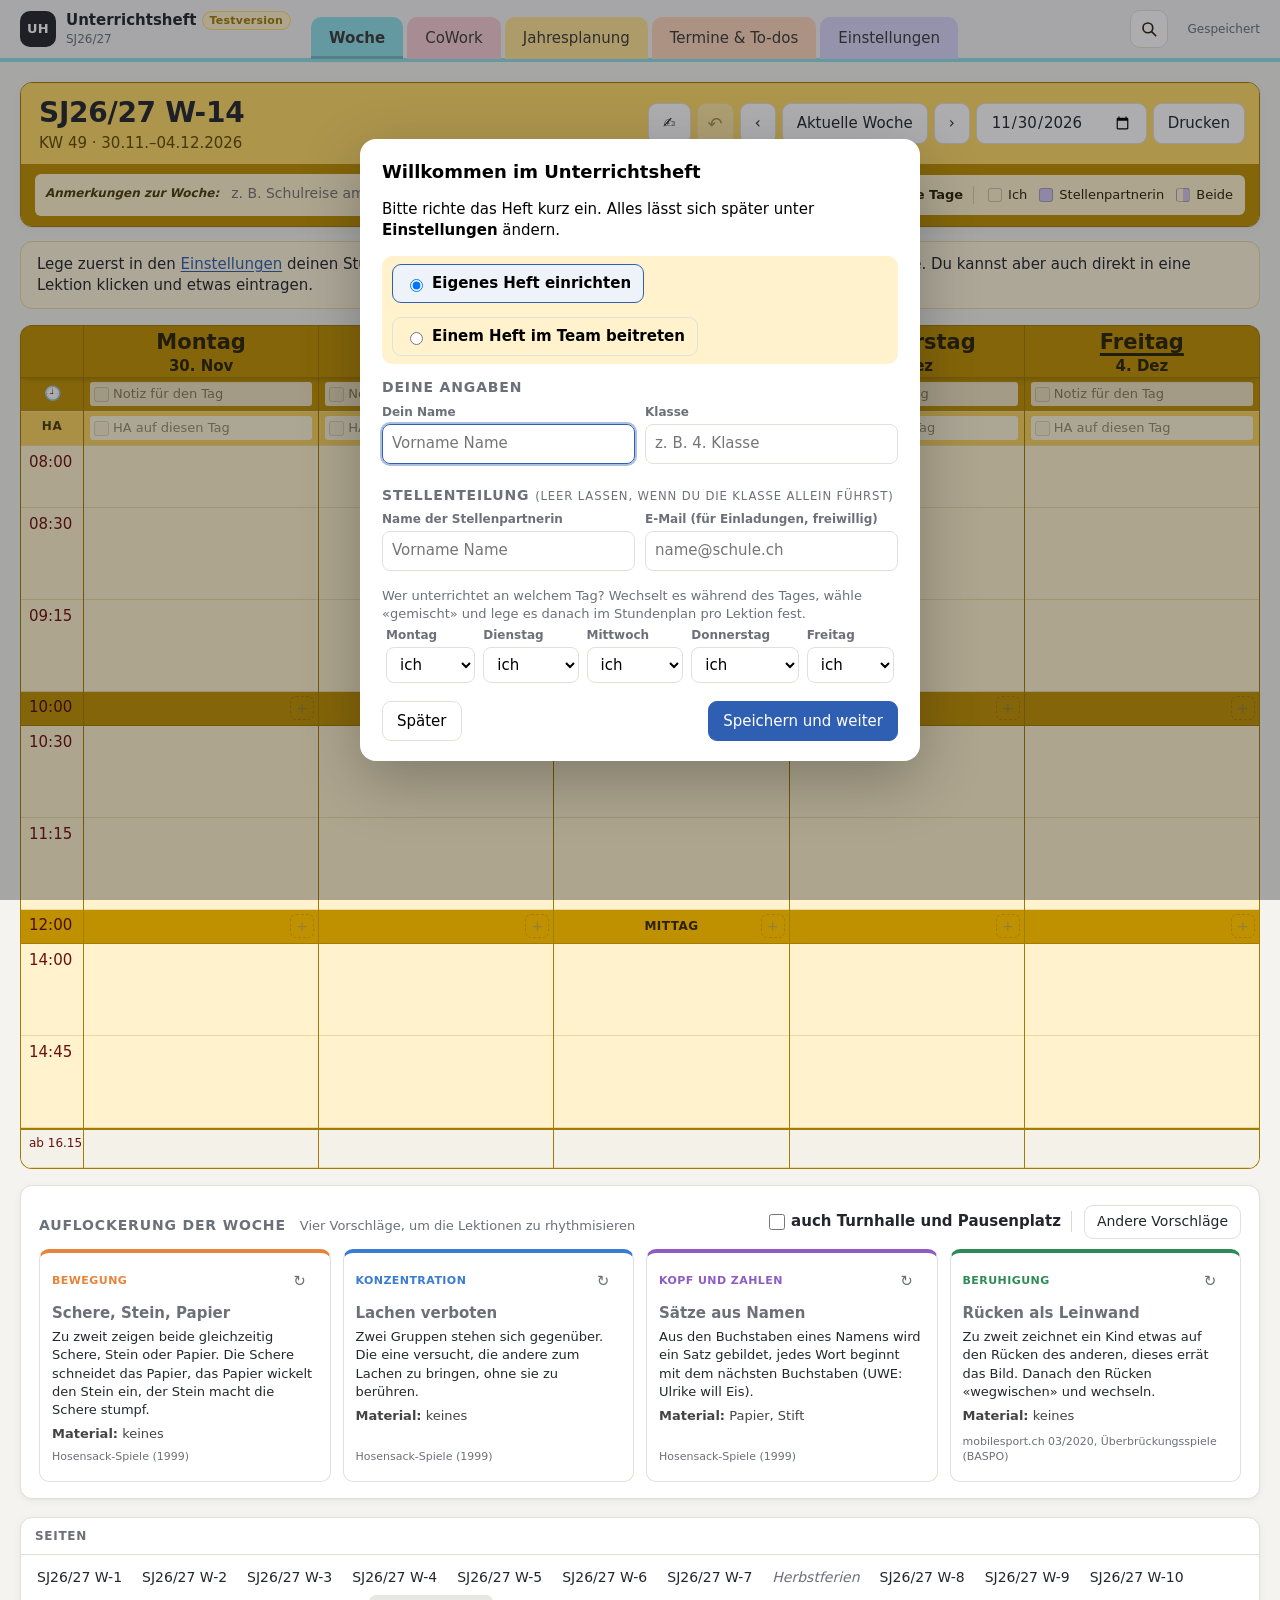
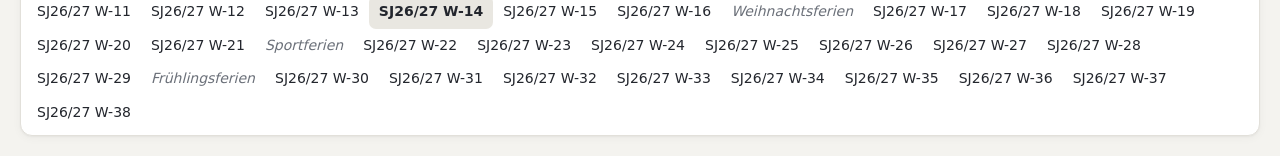
<file: testversion/index.html>
<!doctype html>
<html lang="de-CH">
<head>
  <meta charset="utf-8">
  <meta name="viewport" content="width=device-width, initial-scale=1">
  <title>Unterrichtsheft</title>
  <link rel="stylesheet" href="style.css">
  <link rel="manifest" href="manifest.webmanifest">
  <meta name="theme-color" content="#bf9000">
  <meta name="apple-mobile-web-app-capable" content="yes">
  <meta name="mobile-web-app-capable" content="yes">
  <meta name="apple-mobile-web-app-title" content="Unterrichtsheft">
  <meta name="apple-mobile-web-app-status-bar-style" content="default">
  <link rel="apple-touch-icon" href="icons/icon-180.png">
  <link rel="icon" href="icons/icon-192.png">
</head>
<body>
  <header class="topbar">
    <div class="brand">
      <span class="logo" aria-hidden="true">UH</span>
      <div><strong>Unterrichtsheft <span class="test-tag">Testversion</span></strong><small id="brandClass"></small></div>
    </div>
    <nav class="tabs" id="tabs" aria-label="Bereiche">
      <button type="button" data-view="week" class="active">Woche</button>
      <button type="button" data-view="cowork">CoWork</button>
      <button type="button" data-view="year">Jahresplanung</button>
      <button type="button" data-view="agenda">Termine &amp; To-dos</button>
      <button type="button" data-view="settings">Einstellungen</button>
    </nav>
    <span class="topbar-state"><span class="fs-quick" id="fsQuick" hidden></span><span class="ts-col"><span class="save-state" id="saveState" aria-live="polite">Gespeichert</span><span class="sync-state" id="syncState" hidden></span></span></span>
  </header>

  <main id="view"></main>

  <dialog id="lessonDlg" class="panel"></dialog>
  <dialog id="pickDlg" class="picker"></dialog>
  <dialog id="lightbox" class="lightbox"><img alt="Bild in Grossansicht"></dialog>

  <script src="games.js"></script>
  <script src="app.js"></script>
  <script src="sync-config.js"></script>
  <script src="sync.js"></script>
  <script src="foldersync.js"></script>
  <script src="search.js"></script>
  <script src="import.js"></script>
</body>
</html>
</file>
<file: testversion/style.css>
/* Unterrichtsheft – Gestaltung (angelehnt an das OneNote-Unterrichtsheft) */
:root {
  --bg: #f4f3ef;
  --card: #ffffff;
  --ink: #23262d;
  --muted: #6b7079;
  --line: #e2e0da;
  --accent: #2f5fb3;
  --danger: #c0392b;
  --radius: 12px;
  --cellh: 92px;
  --headh: 96px;
  --brkh: 34px;
  --tasksh: 86px;
  --hwh: 34px;
  --spech: 32px;
  --gold: #ffd966;
  --ochre: #bf9000;
  --ochre-line: #a37b00;
  --cream: #fff2cc;
  --grid-line: #ead9a3;
  --shadow: 0 1px 2px rgba(0,0,0,.04), 0 2px 10px rgba(0,0,0,.04);
  --font: "Aptos", "Aptos Narrow", "Segoe UI", system-ui, -apple-system, Roboto, sans-serif;
  --font-head: "Grandview", "Aptos", "Segoe UI", system-ui, sans-serif;
  font-family: var(--font);
}
* { box-sizing: border-box; }
body { margin: 0; background: var(--bg); color: var(--ink); font-size: 15px; line-height: 1.4; }
h1, h2 { font-family: var(--font-head); }
h1 { font-size: 26px; margin: 0; font-weight: 700; letter-spacing: -.01em; }
h2 { font-size: 18px; margin: 0 0 12px; }
h3 { font-size: 12px; margin: 0 0 8px; text-transform: uppercase; letter-spacing: .06em; color: var(--muted); font-weight: 700; }
h4 { font-size: 14px; margin: 18px 0 6px; color: var(--muted); }
.muted { color: var(--muted); }
.hint { color: var(--muted); font-size: 13px; margin: 8px 0 0; }
.sr { position: absolute; width: 1px; height: 1px; overflow: hidden; clip: rect(0 0 0 0); }
input, select, textarea, button { font: inherit; color: inherit; }

/* Kopfzeile */
.topbar {
  position: sticky; top: 0; z-index: 20;
  display: flex; align-items: center; gap: 20px; flex-wrap: wrap;
  padding: 10px 20px; background: #f3f3f3; border-bottom: 4px solid #8fe0ea;
}
.brand { display: flex; align-items: center; gap: 10px; font-family: var(--font-head); }
.brand small { display: block; color: var(--muted); font-size: 12px; font-family: var(--font); }
.logo { width: 36px; height: 36px; border-radius: 10px; background: var(--ink); color: #fff; display: grid; place-items: center; font-weight: 700; font-size: 13px; letter-spacing: .03em; }
.tabs { display: flex; gap: 4px; flex-wrap: wrap; align-self: flex-end; margin-bottom: -11px; }
.tabs button { --t: #eee; border: 0; background: color-mix(in srgb, var(--t) 70%, #fff); padding: 10px 18px; border-radius: 10px 10px 0 0; color: #3b3b3b; cursor: pointer; min-height: 42px; font-size: 15px; }
.tabs button:hover { background: var(--t); }
.tabs button.active { background: var(--t); font-weight: 700; box-shadow: inset 0 -3px 0 rgba(0,0,0,.18); }
.tabs [data-view=week] { --t: #8fe0ea; }
.tabs [data-view=cowork] { --t: #f4b6c2; }
.tabs [data-view=year] { --t: #ffd966; }
.tabs [data-view=agenda] { --t: #f9c39b; }
.tabs [data-view=settings] { --t: #c8c6f5; }
.save-state { margin-left: auto; font-size: 12px; color: var(--muted); }
.save-state.err { color: var(--danger); font-weight: 600; }

main { padding: 20px; max-width: 1480px; margin: 0 auto; }

/* Bausteine */
.card { background: var(--card); border: 1px solid var(--line); border-radius: var(--radius); padding: 16px 18px; box-shadow: var(--shadow); }
.btn {
  display: inline-flex; align-items: center; justify-content: center; gap: 6px;
  min-height: 40px; padding: 8px 14px; border-radius: 9px;
  border: 1px solid var(--line); background: #fff; cursor: pointer; white-space: nowrap;
}
.btn:hover { border-color: #c9c6be; }
.btn.small { min-height: 34px; padding: 5px 12px; font-size: 14px; }
.btn.primary { background: var(--accent); border-color: var(--accent); color: #fff; }
.btn.danger { color: var(--danger); }
.btn-row { display: flex; gap: 10px; flex-wrap: wrap; align-items: center; }
.icon-btn { border: 0; background: none; width: 36px; height: 36px; border-radius: 8px; cursor: pointer; color: var(--muted); flex: none; }
.icon-btn:hover { background: var(--bg); color: var(--ink); }
.link { border: 0; background: none; padding: 0; color: var(--accent); cursor: pointer; text-decoration: underline; text-underline-offset: 2px; text-align: left; }
.tag { border: 1px solid var(--line); background: var(--bg); border-radius: 99px; font-size: 12px; padding: 2px 9px; cursor: pointer; color: var(--muted); }
.notice { background: color-mix(in srgb, var(--cream) 70%, #fff); border: 1px solid var(--grid-line); border-radius: var(--radius); padding: 12px 16px; margin-bottom: 16px; }
.notice.holiday { background: #eef3fb; border-color: #cbd9f0; }
.page-head { margin-bottom: 16px; }
.table-wrap { overflow-x: auto; -webkit-overflow-scrolling: touch; }

/* Formularfelder */
.field { display: flex; flex-direction: column; gap: 4px; flex: 1; min-width: 0; }
.field > span { font-size: 13px; font-weight: 600; color: var(--muted); }
.field input, .field select, .field textarea, .add-form input, .add-inline input, .row-list input:not([type=color]), .badge-card input {
  width: 100%; padding: 9px 11px; border: 1px solid var(--line); border-radius: 9px; background: #fff; min-height: 40px;
}
textarea { resize: vertical; line-height: 1.45; }
:is(.field, .add-form, .add-inline, .row-list, .badge-card, .wh-meta) :is(input, select, textarea):focus {
  outline: 2px solid color-mix(in srgb, var(--accent) 40%, transparent); outline-offset: 0; border-color: var(--accent);
}
.form-row { display: flex; gap: 12px; flex-wrap: wrap; align-items: flex-end; }
.form-row.col { flex-direction: column; align-items: stretch; }
.form-row.two > .field { min-width: 220px; }
.check { display: flex; align-items: center; gap: 8px; min-height: 40px; cursor: pointer; }
.check input { width: 20px; height: 20px; }

/* Wochenseite (Farben wie im OneNote-Heft: Gelb, Ocker, Creme) */
.week-layout { display: grid; grid-template-columns: minmax(0, 1fr) 230px; gap: 18px; align-items: start; }
.week-main { min-width: 0; }
.week-head { margin-bottom: 14px; border-radius: var(--radius); overflow: hidden; box-shadow: var(--shadow); border: 1px solid var(--ochre-line); }
.wh-title { background: var(--gold); padding: 10px 14px 10px 18px; display: flex; justify-content: space-between; align-items: center; gap: 12px; flex-wrap: wrap; }
.wh-title h1 { font-family: var(--font-head); font-size: 28px; }
.wh-date { font-size: 15px; margin-top: 1px; color: color-mix(in srgb, var(--ochre-line) 60%, #000); }
.wh-band { background: var(--ochre); padding: 10px 14px; display: flex; justify-content: space-between; align-items: center; gap: 12px; flex-wrap: wrap; }
.wh-band .wh-legend { flex: none; background: var(--cream); border-radius: 6px; padding: 6px 12px; min-height: 40px; }
.wh-notes { flex: 1; min-width: min(420px, 100%); max-width: 720px; display: flex; align-items: flex-start; gap: 10px; background: var(--cream); border-radius: 6px; padding: 6px 10px; }
.wh-notes span { font-size: 12px; font-weight: 700; font-style: italic; color: #4a3b0a; padding-top: 5px; white-space: nowrap; }
.wh-notes textarea { flex: 1; min-width: 0; border: 0; background: transparent; resize: none; font-size: 14px; padding: 3px 2px; min-height: 28px; }
.wh-notes textarea:focus { outline: none; box-shadow: 0 1px 0 var(--ochre); }
.wh-meta { display: grid; grid-template-columns: auto; gap: 4px; background: var(--cream); border-radius: 6px; padding: 6px 10px; min-width: min(420px, 100%); flex: 1; max-width: 560px; }
.wh-meta label { display: flex; align-items: center; gap: 8px; }
.wh-meta span { font-size: 12px; font-weight: 700; font-style: italic; color: #4a3b0a; width: 76px; flex: none; }
.wh-meta input { flex: 1; min-width: 0; border: 0; border-bottom: 1px dashed transparent; padding: 3px 2px; background: transparent; font-size: 14px; }
.wh-meta input:focus { border-bottom-color: var(--ochre); outline: none !important; }
.wt-right { display: flex; gap: 6px; flex-wrap: wrap; }
.wt-right .btn { border-color: rgba(0,0,0,.12); }
.wt-right input[type=date] { width: auto; }

.week-grid {
  display: grid; grid-template-columns: 62px repeat(var(--ndays, 5), minmax(0, 1fr));
  border: 1px solid var(--ochre-line); border-radius: var(--radius); overflow: hidden; overflow: clip; background: var(--cream); margin-bottom: 16px;
}
.times, .day { display: flex; flex-direction: column; min-width: 0; }
.day { border-left: 1px solid var(--ochre-line); }
.times > *, .day > * { border-bottom: 1px solid var(--grid-line); }
.day-head { height: var(--headh); background: var(--ochre); color: #2b2205; padding: 5px 8px; display: flex; flex-direction: column; align-items: center; overflow: hidden; border-bottom-color: var(--ochre-line) !important; }
.day-head.corner { background: var(--ochre); }
.dh-name { font-family: var(--font-head); font-size: 21px; line-height: 1.1; font-weight: 700; }
.dh-date { font-size: 15px; font-weight: 700; margin-top: 2px; }
.day.today .dh-name { text-decoration: underline; text-decoration-thickness: 3px; text-underline-offset: 4px; }
.dh-badges { display: flex; align-items: center; gap: 4px; width: 100%; margin-top: auto; min-height: 36px; flex: none; }
.dh-badges .bdg-row { flex: 1; justify-content: center; max-height: 36px; }
.dh-badges .bdg { height: 32px; }
.dh-badges .add-bdg { border-color: rgba(0,0,0,.25); color: #3a2e07; }
.bdg-row { display: flex; align-items: center; gap: 4px; flex-wrap: wrap; overflow: hidden; min-width: 0; }
.day-ev { font-size: 11px; background: color-mix(in srgb, var(--cream) 50%, #fff); border-radius: 5px; padding: 1px 6px; white-space: nowrap; overflow: hidden; text-overflow: ellipsis; max-width: 100%; }
.bdg { display: inline-flex; align-items: center; gap: 4px; height: 40px; cursor: pointer; flex: none; }
.bdg img { height: 100%; aspect-ratio: 1; object-fit: cover; border-radius: 6px; border: 1px solid rgba(0,0,0,.12); background: #fff; }
.bdg.bday { cursor: default; background: #fff; border-radius: 7px; padding-right: 6px; }
.bdg.bday em { font-style: normal; font-size: 11px; font-weight: 700; }
.bdg-txt { width: 40px; height: 40px; display: grid; place-items: center; border-radius: 6px; background: var(--ink); color: #fff; font-weight: 700; }
.add-bdg { border: 1px dashed rgba(0,0,0,.25); background: transparent; color: var(--muted); width: 24px; height: 24px; border-radius: 6px; cursor: pointer; flex: none; opacity: .5; line-height: 1; font-size: 14px; padding: 0; }
.add-bdg:hover, .add-bdg:focus { opacity: 1; background: #fff; }

/* Tages-Checkliste und Special */
.dtasks { height: var(--tasksh); overflow-y: auto; background: var(--ochre); padding: 4px 6px; display: flex; flex-direction: column; gap: 2px; }
.dtasks.dhw { height: var(--hwh); background: color-mix(in srgb, var(--gold) 90%, var(--ochre)); }
.dtasks.dhw.label { font-weight: 800; font-size: 12px; letter-spacing: .05em; color: #4a3b0a; }
.dhw .dtask.done .dtask-text { text-decoration: none; color: #2f855a; }
.dtasks.label { align-items: center; justify-content: flex-start; padding-top: 6px; font-size: 14px; overflow: hidden; }
.dtask { display: flex; align-items: center; gap: 4px; background: #fff; border-radius: 3px; padding: 0 4px; min-height: 24px; flex: none; }
.dtask input[type=checkbox] { width: 15px; height: 15px; margin: 0; flex: none; accent-color: #2e7d32; }
.dtask-text { flex: 1; min-width: 0; border: 0; background: transparent; font-size: 13px; padding: 2px 0; }
.dtask-text:focus { outline: none; }
.dtask.done .dtask-text { text-decoration: line-through; color: var(--muted); }
.dtask.new { opacity: .75; }
.dspecial { height: var(--spech); display: flex; align-items: center; background: #fff; padding: 0 6px; }
.dspecial.label { font-size: 13px; padding-left: 6px; }
.dspecial-label { display: none; font-size: 12px; font-weight: 700; margin-right: 6px; }
.dspecial input { width: 100%; border: 0; background: transparent; text-align: center; font-weight: 700; font-size: 13px; padding: 4px 0; }
.dspecial input:focus { outline: 2px solid var(--gold); border-radius: 4px; }

/* Lektionen und Pausen */
.time { height: calc(var(--cellh) * var(--f, 1)); font-size: 15px; padding: 6px 0 0 8px; color: #6b0f0f; }
.brk-time, .brk { height: var(--brkh); background: var(--ochre); }
.brk-time { font-size: 15px; padding: 5px 0 0 8px; color: #4a0d0d; border-bottom-color: var(--ochre-line) !important; }
.brk { display: flex; align-items: center; gap: 4px; padding: 0 4px 0 6px; position: relative; border-bottom-color: var(--ochre-line) !important; }
.brk-name { display: none; font-size: 12px; font-weight: 700; letter-spacing: .04em; color: #2b2205; }
.brk-name.mid { display: block; position: absolute; left: 50%; transform: translateX(-50%); pointer-events: none; }
.brk .bdg-row { flex: 1; flex-wrap: nowrap; }
.brk .bdg { height: 30px; }
.cell {
  --c: transparent;
  position: relative; height: calc(var(--cellh) * var(--f, 1) + var(--fpx, 0px)); width: 100%;
  display: flex; flex-direction: column; align-items: flex-start; gap: 2px;
  padding: 6px 8px 6px 10px; background: var(--cream); text-align: left; cursor: pointer; overflow: hidden;
  box-shadow: inset 4px 0 0 var(--c); font-size: 13px; line-height: 1.3;
}
.cell:hover, .cell:focus-visible { background: color-mix(in srgb, var(--cream) 55%, #fff); outline: none; }
.cell:focus-visible { box-shadow: inset 4px 0 0 var(--c), inset 0 0 0 2px var(--ochre); }
.cell.empty { align-items: center; justify-content: center; }
.cell.empty .cell-plus { color: #c9b57a; font-size: 18px; opacity: 0; }
.cell.empty:hover .cell-plus, .cell.empty:focus .cell-plus { opacity: 1; }
.cell-bdgs { position: absolute; top: 4px; right: 4px; display: flex; gap: 3px; }
.cell-bdgs .bdg { height: 30px; }
.cell-bdgs.solo { inset: 4px; justify-content: center; align-items: center; }
.cell-bdgs.solo .bdg { height: 100%; }
.cell-bdgs.solo .bdg img { aspect-ratio: 3 / 2; width: auto; max-width: 100%; }
.cell:has(.cell-bdgs.solo) .cell-line, .cell:has(.cell-bdgs.solo) .cell-icons { display: none; }
.cell-time { display: none; font-size: 12px; color: var(--muted); }
.cell-line { display: -webkit-box; -webkit-line-clamp: 3; -webkit-box-orient: vertical; overflow: hidden; padding-right: 2px; }
.cell-line b { color: color-mix(in srgb, var(--c) 70%, #000); }
.cell-flow { flex: 1 1 0; min-height: 0; width: 100%; font-size: 11.5px; line-height: 15px; color: #4b4b4b; white-space: pre-line; overflow: hidden; display: -webkit-box; -webkit-box-orient: vertical; padding-right: 2px; }
.cell-flow[hidden] { display: none; }
.cell-ha { font-size: 12px; color: #4b4b4b; white-space: nowrap; overflow: hidden; text-overflow: ellipsis; max-width: 100%; }
.cell-hint { color: #a3955f; }
.cell-icons { margin-top: auto; display: flex; gap: 8px; font-size: 11px; color: #7a6a33; }
.cell.cancelled { opacity: .55; }
.cell.cancelled .cell-line { text-decoration: line-through; }

/* Seitenliste rechts */
.pages { position: sticky; top: 76px; background: #fff; border: 1px solid var(--line); border-radius: var(--radius); box-shadow: var(--shadow); overflow: hidden; }
.pages-head { padding: 10px 14px; font-size: 12px; font-weight: 700; text-transform: uppercase; letter-spacing: .06em; color: var(--muted); border-bottom: 1px solid var(--line); }
.pages-list { max-height: calc(100dvh - 140px); overflow-y: auto; padding: 6px; display: flex; flex-direction: column; position: relative; }
.page { flex: none; border: 0; background: none; text-align: left; padding: 7px 10px; border-radius: 7px; cursor: pointer; font-size: 14px; white-space: nowrap; overflow: hidden; text-overflow: ellipsis; }
.page:hover { background: var(--bg); }
.page.active { background: #e9e7e1; font-weight: 700; }
.page.sub { padding-left: 28px; font-size: 13px; color: #444; }
.page.hol { color: var(--muted); font-style: italic; }

/* Auflockerung der Woche unter dem Raster */
.games { margin-top: 4px; }
.games-head { display: flex; flex-wrap: wrap; align-items: baseline; gap: 6px 14px; margin-bottom: 10px; }
.games-head h3 { margin: 0; }
.games-head .muted { font-size: 13px; }
.games-tools { margin-left: auto; display: flex; align-items: center; gap: 10px; flex-wrap: wrap; }
.games-grid { display: grid; grid-template-columns: repeat(4, minmax(0, 1fr)); gap: 12px; }
@media (max-width: 900px) { .games-grid { grid-template-columns: repeat(2, minmax(0, 1fr)); } }
@media (max-width: 520px) { .games-grid { grid-template-columns: 1fr; } }
.game { border: 1px solid var(--line); border-top: 4px solid var(--gc); border-radius: 10px; padding: 10px 12px; background: #fff; display: flex; flex-direction: column; }
.game-top { display: flex; align-items: center; gap: 6px; }
.game-kind { font-size: 11px; font-weight: 700; text-transform: uppercase; letter-spacing: .04em; color: var(--gc); }
.game-room { font-size: 11px; color: var(--muted); }
.game-top .icon-btn { margin-left: auto; }
.game h4 { margin: 4px 0 4px; font-size: 15px; }
.game p { margin: 0 0 6px; font-size: 13px; line-height: 1.4; }
.game .game-meta { color: #444; }
.game .game-src { margin-top: auto; font-size: 11px; color: var(--muted); }
.chips { list-style: none; margin: 0; padding: 0; display: flex; flex-direction: column; gap: 6px; }
.chips li { border-left: 4px solid var(--c); padding: 2px 0 2px 9px; font-size: 14px; }
.chips li b { display: block; font-size: 12px; color: var(--c); }
.ev-list { list-style: none; margin: 0; padding: 0; display: flex; flex-direction: column; gap: 6px; font-size: 14px; }
.plan-list { list-style: none; margin: 0; padding: 0; display: flex; flex-direction: column; gap: 6px; font-size: 14px; }
.plan-list li { display: flex; justify-content: space-between; gap: 8px; }
.add-inline { display: flex; gap: 6px; margin-top: 6px; }
.add-inline input { min-height: 34px; padding: 6px 9px; }

/* Panels und Dialoge */
dialog::backdrop { background: rgba(20,22,28,.35); }
dialog.panel {
  padding: 0; border: 0; margin: 0 0 0 auto;
  height: 100dvh; max-height: 100dvh; width: min(760px, 100vw); max-width: 100vw;
  background: var(--bg); box-shadow: -10px 0 40px rgba(0,0,0,.15);
}
.panel-inner { display: flex; flex-direction: column; height: 100%; }
.panel-head {
  display: flex; justify-content: space-between; align-items: flex-start; gap: 12px;
  padding: 16px 20px; background: #fff; border-bottom: 1px solid var(--line); border-top: 6px solid var(--c);
}
.panel-head small { color: var(--muted); }
.panel-head h2 { margin: 2px 0 0; font-size: 22px; color: color-mix(in srgb, var(--c) 80%, #000); }
.panel-body { flex: 1; overflow-y: auto; padding: 18px 20px 28px; display: flex; flex-direction: column; gap: 14px; }
.panel-foot { display: flex; justify-content: space-between; gap: 10px; padding-top: 6px; flex-wrap: wrap; }
.imgs { background: #fff; border: 1px solid var(--line); border-radius: var(--radius); padding: 14px; }
.imgs.drag { outline: 3px dashed var(--accent); }
.imgs-head { display: flex; justify-content: space-between; align-items: center; margin-bottom: 10px; }
.imgs-head h3 { margin: 0; }
.img-grid { display: grid; grid-template-columns: repeat(auto-fill, minmax(150px, 1fr)); gap: 10px; margin-bottom: 10px; }
.thumb { margin: 0; position: relative; aspect-ratio: 4 / 3; border-radius: 9px; overflow: hidden; background: #eceae4; }
.thumb img { width: 100%; height: 100%; object-fit: cover; display: block; cursor: zoom-in; }
.thumb-del { position: absolute; top: 6px; right: 6px; width: 30px; height: 30px; border-radius: 50%; border: 0; background: rgba(0,0,0,.55); color: #fff; cursor: pointer; }
.file-list { list-style: none; margin: 0; padding: 0; }
.file-list li { display: flex; align-items: center; gap: 10px; padding: 4px 0; border-bottom: 1px solid var(--line); }
.file-list li:last-child { border-bottom: 0; }
.file-open { flex: 1; min-width: 0; text-decoration: none; overflow: hidden; text-overflow: ellipsis; white-space: nowrap; }
.bdg-row.big .bdg { height: 56px; }
dialog.lightbox { border: 0; padding: 0; background: transparent; max-width: 95vw; max-height: 95vh; }
dialog.lightbox img { max-width: 95vw; max-height: 95vh; display: block; border-radius: 8px; cursor: zoom-out; }
dialog.picker { border: 0; border-radius: 16px; padding: 0; width: min(560px, calc(100vw - 32px)); box-shadow: 0 20px 60px rgba(0,0,0,.25); }
dialog.picker.wide { width: min(680px, calc(100vw - 32px)); }
.meet-details { display: flex; flex-direction: column; gap: 10px; margin: 12px 0 4px; }
.meet-details .field { display: flex; flex-direction: column; gap: 4px; }
.meet-details .field > span { font-size: 13px; font-weight: 700; }
.meet-details input:not([type=checkbox]), .meet-details textarea { width: 100%; border: 1px solid var(--line); border-radius: 9px; padding: 7px 10px; font: inherit; font-size: 14px; resize: vertical; }
.meet-details .todo-list { margin: 0; }
.meet-details .add-inline { display: flex; gap: 6px; }
.pick { padding: 20px 22px; }
.pick h2 { margin: 0; }
.pick > .muted { margin: 4px 0 14px; }
.pick-grid { display: grid; grid-template-columns: repeat(auto-fill, minmax(110px, 1fr)); gap: 10px; }
.pick-item { display: flex; flex-direction: column; align-items: center; gap: 6px; padding: 8px; border: 1px solid var(--line); border-radius: 12px; background: #fff; cursor: pointer; font-size: 13px; text-align: center; }
.pick-item:hover { border-color: var(--accent); box-shadow: 0 0 0 2px color-mix(in srgb, var(--accent) 25%, transparent); }
.pick-item img, .pick-item .bdg-txt { width: 86px; height: 86px; object-fit: cover; border-radius: 9px; }
.seg { display: flex; gap: 8px; border: 0; padding: 0; margin: 16px 0 0; flex-wrap: wrap; }
.seg label { display: flex; align-items: center; gap: 6px; padding: 8px 12px; border: 1px solid var(--line); border-radius: 9px; cursor: pointer; }
.seg label:has(input:checked) { border-color: var(--accent); background: color-mix(in srgb, var(--accent) 8%, #fff); }
.pick-foot { display: flex; justify-content: space-between; align-items: center; gap: 10px; margin-top: 18px; flex-wrap: wrap; }
.placed { display: flex; gap: 14px; align-items: center; }
.placed img, .placed .bdg-txt { width: 96px; height: 96px; object-fit: cover; border-radius: 12px; border: 1px solid var(--line); }

/* Jahresplanung */
.year-wrap { max-height: calc(100dvh - 190px); overflow: auto; border: 1px solid var(--line); border-radius: var(--radius); background: #fff; }
table.year { border-collapse: separate; border-spacing: 0; width: 100%; min-width: 980px; }
table.year th, table.year td { border-bottom: 1px solid var(--line); border-right: 1px solid var(--line); vertical-align: top; }
table.year thead th { position: sticky; top: 0; z-index: 2; background: #fff; text-align: left; padding: 10px; font-size: 13px; border-bottom: 3px solid var(--c, var(--line)); white-space: nowrap; }
table.year thead th:first-child { left: 0; z-index: 3; }
.dot { display: inline-block; width: 9px; height: 9px; border-radius: 50%; background: var(--c); margin-right: 6px; }
table.year th.wk { position: sticky; left: 0; z-index: 1; background: #faf9f6; text-align: left; padding: 7px 10px; width: 150px; min-width: 150px; font-weight: 400; }
th.wk .link { font-weight: 700; text-decoration: none; color: var(--ink); font-family: var(--font-head); font-size: 15px; }
th.wk small { display: block; color: var(--muted); font-size: 12px; margin: 1px 0 3px; }
.mini { border: 1px solid var(--line); background: #fff; border-radius: 6px; font-size: 11px; padding: 2px 6px; cursor: pointer; color: var(--muted); }
table.year td textarea { width: 100%; min-width: 120px; border: 0; padding: 8px 9px; background: transparent; resize: none; display: block; font-size: 14px; min-height: 44px; }
table.year td textarea:focus { outline: none; background: color-mix(in srgb, var(--c) 10%, #fff); box-shadow: inset 0 0 0 2px var(--c); }
table.year tr.now th.wk { background: color-mix(in srgb, var(--gold) 35%, #fff); }
table.year tr.hol th.wk, .hol-cell { background: #eef0f3; }
.hol-cell { padding: 6px 10px; vertical-align: middle !important; }
.hol-cell input { border: 0; background: transparent; font-weight: 700; font-family: var(--font-head); font-size: 15px; color: #4a5568; width: 100%; padding: 6px 2px; }

/* Stoffaufteilung */
.year-tabs { display: flex; gap: 6px; margin: 10px 0 4px; }
table.stoff { border-collapse: collapse; width: 100%; min-width: 1100px; background: #fff; font-size: 14px; }
table.stoff th, table.stoff td { border: 1px solid #b9b6ae; vertical-align: top; }
table.stoff thead th { background: color-mix(in srgb, var(--c, #ddd) 30%, #fff); font-weight: 400; padding: 8px; text-align: center; }
table.stoff thead th:first-child { background: #d9d9d9; text-align: left; font-weight: 700; }
table.stoff thead th.partner, table.stoff td.partner { background-image: repeating-linear-gradient(-45deg, transparent 0 10px, color-mix(in srgb, var(--partner) 8%, transparent) 10px 20px); }
table.stoff td { min-width: 130px; }
.st-period { padding: 8px; text-align: left; font-weight: 400; width: 120px; background: #fafafa; }
.st-period b { display: block; }
.st-period small { display: block; color: var(--muted); }
.st-cell { min-height: 160px; padding: 8px; line-height: 1.35; outline: none; }
.st-cell:focus { box-shadow: inset 0 0 0 2px var(--c); background: #fffef8; }
tr.st-ferien th, tr.st-ferien td { background: color-mix(in srgb, var(--gold) 60%, #fff); padding: 6px 8px; text-align: left; font-weight: 700; }

/* Termine & Aufgaben */
.two-col { display: grid; grid-template-columns: 1fr 1fr; gap: 16px; align-items: start; }
.add-form { display: flex; gap: 8px; flex-wrap: wrap; }
.add-form input { flex: 1 1 140px; width: auto; }
.add-form input[type=date], .add-form input[type=time] { flex: 0 0 auto; }
.ev-list.big .ev { display: flex; gap: 12px; align-items: flex-start; padding: 10px 0; border-bottom: 1px solid var(--line); }
.ev-when { width: 108px; flex: none; font-size: 14px; }
.ev-when small { display: block; color: var(--muted); }
.ev-what { flex: 1; min-width: 0; }
.ev-what p { margin: 2px 0 0; color: var(--muted); font-size: 14px; white-space: pre-wrap; }
.ev-list.past { opacity: .65; }
details summary { cursor: pointer; margin-top: 14px; color: var(--muted); }
.todo-list { list-style: none; margin: 14px 0 8px; padding: 0; }
.todo-list.compact { margin: 0 0 4px; }
.todo-list li { display: flex; align-items: center; gap: 8px; padding: 5px 0; border-bottom: 1px solid var(--line); }
.todo-list label { flex: 1; display: flex; align-items: center; gap: 10px; cursor: pointer; min-height: 32px; min-width: 0; }
.todo-list input[type=checkbox] { width: 20px; height: 20px; flex: none; }
.todo-list li.done span { text-decoration: line-through; color: var(--muted); }
.todo-list li.overdue small { color: var(--danger); font-weight: 600; }
.todo-list.compact .icon-btn { width: 28px; height: 28px; }

/* Einstellungen */
.settings-grid { display: grid; grid-template-columns: repeat(3, minmax(0, 1fr)); gap: 16px; align-items: start; }
.settings-grid .card.wide { grid-column: 1 / -1; }
.row-list { list-style: none; margin: 0 0 12px; padding: 0; display: flex; flex-direction: column; gap: 6px; }
.row-list li { display: flex; align-items: center; gap: 8px; }
.row-list input[type=color] { width: 40px; height: 36px; border: 1px solid var(--line); border-radius: 8px; padding: 2px; background: #fff; flex: none; }
.row-list input[type=time] { width: auto; flex: 1; }
.row-list input.short { width: 70px; flex: none; text-align: center; }
.row-list .num { width: 20px; }
table.tt { border-collapse: collapse; min-width: 640px; width: 100%; }
table.tt th { font-size: 13px; color: var(--muted); padding: 6px; text-align: left; white-space: nowrap; }
table.tt td { padding: 3px; }
table.tt select { width: 100%; padding: 8px; border: 1px solid var(--line); border-radius: 8px; background: #fff; min-height: 40px; }
table.tt select.set { border-left: 5px solid var(--c); background: color-mix(in srgb, var(--c) 9%, #fff); font-weight: 600; }
.badge-grid { display: grid; grid-template-columns: repeat(auto-fill, minmax(170px, 1fr)); gap: 12px; margin-top: 12px; }
.badge-card { display: flex; flex-direction: column; gap: 8px; padding: 10px; border: 1px solid var(--line); border-radius: 12px; background: #fff; }
.badge-img { aspect-ratio: 1; border-radius: 9px; overflow: hidden; background: #f0efea; }
.badge-img img, .badge-img .bdg-txt { width: 100%; height: 100%; object-fit: cover; }
.badge-card .btn-row { justify-content: space-between; }
.badge-card.add { align-items: center; justify-content: center; text-align: center; border-style: dashed; color: var(--muted); cursor: pointer; min-height: 200px; font-weight: 600; }
.badge-card.add small { font-weight: 400; }
.bday-list { list-style: none; margin: 12px 0 0; padding: 0; display: grid; grid-template-columns: repeat(auto-fill, minmax(240px, 1fr)); gap: 0 18px; }
.bday-list li { display: flex; align-items: center; gap: 10px; border-bottom: 1px solid var(--line); padding: 3px 0; }
.bday-list li span:nth-child(2) { flex: 1; }
.bd-date { width: 54px; font-weight: 700; color: #c2185b; }


/* Stellenteilung */
:root { --partner: #8e6bd8; }
.cell.who-partner { background: color-mix(in srgb, var(--partner) 16%, #fff); background-image: repeating-linear-gradient(-45deg, transparent 0 10px, color-mix(in srgb, var(--partner) 9%, transparent) 10px 20px); }
.cell.who-partner:hover { background-color: color-mix(in srgb, var(--partner) 22%, #fff); }
.cell.who-me { background: var(--me-bg, var(--cream)); }
.cell.who-me:hover { background: color-mix(in srgb, var(--me-bg, var(--cream)) 55%, #fff); }
.cell.who-both { background: linear-gradient(90deg, var(--me-bg, var(--cream)) 0 50%, color-mix(in srgb, var(--partner) 16%, #fff) 50% 100%); }
.who-tag { background: var(--partner); color: #fff; border-radius: 4px; padding: 0 5px; font-weight: 700; font-size: 10px; letter-spacing: .03em; }
.day.partner-day .day-head { background: color-mix(in srgb, var(--partner) 45%, #fff); }
.dh-owner { flex: none; font-size: 11px; font-weight: 700; background: var(--partner); color: #fff; border-radius: 99px; padding: 0 8px; margin-top: 2px; }
.wh-legend { display: flex; align-items: center; gap: 12px; font-size: 13px; color: #2b2205; flex-wrap: wrap; }
.wh-legend span, .tt-sum span { display: inline-flex; align-items: center; gap: 6px; }
.lg { display: inline-block; width: 14px; height: 14px; border-radius: 3px; border: 1px solid rgba(0,0,0,.2); }
.lg.me { background: var(--me-lg, var(--cream)); }
.lg.partner { background: color-mix(in srgb, var(--partner) 40%, #fff); }
.lg.both { background: linear-gradient(90deg, var(--me-lg, var(--cream)) 50%, color-mix(in srgb, var(--partner) 40%, #fff) 50%); }
.lg-toggle { display: inline-flex; align-items: center; gap: 6px; font-weight: 700; padding-right: 10px; margin-right: 2px; border-right: 1px solid rgba(0,0,0,.15); cursor: pointer; }
.lg-toggle input { width: 16px; height: 16px; margin: 0; accent-color: #6b5a1e; }
.lg-link { text-decoration: none; background: #fff; border-radius: 6px; padding: 2px 7px; color: var(--ink); }
.tt-sum { display: flex; gap: 18px; flex-wrap: wrap; margin: 10px 0; font-size: 14px; }
.tt-filter { margin-bottom: 10px; }
table.tt td.tt-cell { padding: 4px; border-radius: 8px; }
table.tt td.tt-cell.who-partner { background: color-mix(in srgb, var(--partner) 20%, #fff); }
table.tt td.tt-cell.who-me { background: var(--me-bg, transparent); }
table.tt td.tt-cell.who-both { background: linear-gradient(90deg, var(--me-bg, #fff) 50%, color-mix(in srgb, var(--partner) 20%, #fff) 50%); }
table.tt select.who-sel { margin-top: 3px; min-height: 30px; padding: 3px 6px; font-size: 12px; color: var(--muted); }
table.tt td.who-partner select.who-sel { color: color-mix(in srgb, var(--partner) 70%, #000); font-weight: 700; }
table.tt.filter-me td.tt-cell.who-partner > *, table.tt.filter-partner td.tt-cell.who-me > * { opacity: .25; }
table.tt.filter-me td.tt-cell.who-partner, table.tt.filter-partner td.tt-cell.who-me { background: #f3f3f3; }
.tt-days td { padding: 2px 3px 6px; }
.seg-mini { display: flex; border: 1px solid var(--line); border-radius: 8px; overflow: hidden; width: max-content; }
.seg-mini button { border: 0; background: #fff; padding: 3px 9px; font-size: 12px; cursor: pointer; }
.seg-mini button + button { border-left: 1px solid var(--line); background: color-mix(in srgb, var(--partner) 15%, #fff); }
.seg-mini button:hover { filter: brightness(.95); }
.partner-card { border-top: 5px solid var(--partner); }
.color-field input[type=color] { width: 60px; height: 38px; padding: 2px; border: 1px solid var(--line); border-radius: 8px; background: #fff; }


/* Ferien und Feiertage */
:root { --feiertag: #2e8b57; --ferien: #6b8fb3; --lk: #d32f2f; }
.day.off .cell, .day.off .brk { background: repeating-linear-gradient(-45deg, #eef2f6 0 8px, #e4eaf0 8px 16px); box-shadow: none; }
.day.off .day-head, .day.off .dtasks { background: color-mix(in srgb, var(--ferien) 70%, #fff); }
.day.off-feiertag .cell, .day.off-feiertag .brk { background: repeating-linear-gradient(-45deg, #e6f4ec 0 8px, #d6ecdf 8px 16px); }
.day.off-feiertag .day-head, .day.off-feiertag .dtasks { background: var(--feiertag); color: #fff; }
.day.off-feiertag .dh-name, .day.off-feiertag .dh-date { color: #fff; }
.day.off .cell-hint { color: #4a5a6a; font-style: normal; font-weight: 700; }
.day.off-feiertag .cell-hint { color: #1d6b40; }
.dh-off { flex: none; font-size: 11px; font-weight: 800; background: #fff; color: #33475b; border-radius: 99px; padding: 1px 9px; margin-top: 2px; white-space: nowrap; overflow: hidden; text-overflow: ellipsis; max-width: 100%; }
.day.off-feiertag .dh-off { color: var(--feiertag); }
.off-notes { display: flex; gap: 8px; flex-wrap: wrap; margin: -4px 0 12px; }
.off-chip { display: inline-block; border-radius: 99px; padding: 3px 11px; font-size: 13px; font-weight: 700; color: #fff; background: var(--ferien); }
.off-chip.feiertag { background: var(--feiertag); }
.off-chip.small { font-size: 10px; padding: 1px 7px; margin: 0 0 4px; }
table.year tr.has-feiertag th.wk { box-shadow: inset 4px 0 0 var(--feiertag); }
.hol-name { font-weight: 700; font-family: var(--font-head); font-size: 15px; color: #4a5568; }
.ft-line { margin: 0 0 6px; font-size: 14px; font-weight: 700; color: var(--feiertag); }
.cal-list { margin-top: 12px; font-size: 14px; }
.cal-list h4 { margin: 10px 0 4px; }
.cal-list ul { list-style: none; margin: 0; padding: 0; }
.cal-list li { display: flex; justify-content: space-between; gap: 8px; padding: 3px 0; border-bottom: 1px solid var(--line); }
.cal-list li.ft span { color: var(--feiertag); font-weight: 700; }

.repeat-msg { color: #2f855a; font-weight: 600; min-height: 1em; }

.cell.movable { cursor: grab; }
.cell.dragging { opacity: .45; }
.cell.drop-target { box-shadow: inset 0 0 0 3px #2b6cb0 !important; background: #e8f1fb !important; }

.day > .merge-joint { height: 0; border: 0 !important; position: relative; z-index: 3; }
.merge-btn { position: absolute; left: 50%; top: 0; transform: translate(-50%, -50%); width: 24px; height: 18px; border-radius: 9px; border: 1px solid #bfa45a; background: #fff; color: #6b5a1e; font-size: 11px; line-height: 1; cursor: pointer; opacity: .55; padding: 0; }
.merge-btn:hover, .merge-btn:focus { opacity: 1; background: color-mix(in srgb, var(--gold) 35%, #fff); }
.split-btn { position: absolute; left: 50%; transform: translate(-50%, -50%); width: 22px; height: 18px; border-radius: 9px; border: 1px dashed #bfa45a; background: #fff; color: #6b5a1e; font-size: 10px; cursor: pointer; opacity: 0; padding: 0; z-index: 2; }
.cell:hover .split-btn, .split-btn:focus { opacity: .85; }
.dbl-tag { background: #6b5a1e; color: #fff; border-radius: 4px; padding: 0 5px; font-weight: 700; font-size: 10px; }
.dbl-h { font-size: 13px; font-weight: 600; color: var(--muted); margin-left: 6px; }

/* Lernkontrollen */
.cell.lk { background: #fde3e3; box-shadow: inset 4px 0 0 var(--c), inset 0 0 0 2px var(--lk); }
.cell.lk:hover { background: #fbd5d5; }
.lk-tag { background: var(--lk); color: #fff; border-radius: 4px; padding: 0 6px; font-weight: 800; font-size: 10px; letter-spacing: .04em; }
.lk-line { margin: 0 0 6px; font-size: 14px; font-weight: 700; color: var(--lk); }
.check.lk-check { color: var(--lk); font-weight: 700; }
.check.lk-check input { accent-color: var(--lk); }

/* Terminliste mit allen Arten */
.ag-filter { display: flex; flex-wrap: wrap; gap: 6px; margin: 14px 0 4px; }
.ag-f { --t: #888; display: inline-flex; align-items: center; gap: 5px; font-size: 13px; padding: 4px 10px; border-radius: 99px; border: 1px solid color-mix(in srgb, var(--t) 50%, #fff); background: color-mix(in srgb, var(--t) 10%, #fff); cursor: pointer; }
.ag-f input { accent-color: var(--t); margin: 0; }
.ag-termin { --t: #bf9000; } .ag-feiertag { --t: var(--feiertag); } .ag-ferien { --t: var(--ferien); }
.ag-lk { --t: var(--lk); } .ag-kennzeichen { --t: #7a6a33; } .ag-geburtstag { --t: #c2185b; }
.ag-f.ag-praesenz { --t: #0070c0; } .ag-f.ag-cowork { --t: #c05621; }
.ev.ag-feiertag, .ev.ag-ferien, .ev.ag-lk, .ev.ag-kennzeichen, .ev.ag-geburtstag, .ev.ag-termin, .ev.ag-praesenz, .ev.ag-cowork { box-shadow: inset 4px 0 0 var(--t); padding-left: 10px !important; }
.ag-type { display: inline-block; font-size: 10px; font-weight: 800; text-transform: uppercase; letter-spacing: .05em; color: var(--tf, #fff); background: var(--t); border: 1px solid rgba(0,0,0,.08); border-radius: 4px; padding: 1px 6px; vertical-align: 2px; }

/* Besprechungen am Mittag */
.bdg.meet { height: auto; background: #7030a0; color: #fff; border-radius: 5px; padding: 2px 8px; font-size: 12px; font-weight: 600; white-space: nowrap; max-width: 100%; overflow: hidden; text-overflow: ellipsis; }
.meet-form { margin-top: 16px; padding-top: 12px; border-top: 1px solid var(--line); }
.meet-form h3 { margin-bottom: 6px; }
.meet-form input[type=time] { flex: none; width: auto; }
.meet-icon { width: 96px; height: 96px; display: grid; place-items: center; font-size: 44px; background: #f1e9f8; border-radius: 12px; }

/* Feste Zeitfenster (Schwimmunterricht) */
.day { position: relative; }
.fixed-ev { position: absolute; left: 3px; right: 3px; z-index: 2; background: var(--fx); border: 1px solid color-mix(in srgb, var(--fx) 60%, #2b6cb0); border-radius: 6px; padding: 4px 8px; font-size: 13px; line-height: 1.25; color: #133b5c; overflow: hidden; cursor: pointer; box-shadow: 0 1px 3px rgba(0,0,0,.12); }
.fixed-ev b { display: block; font-size: 11px; }
.fixed-ev small { display: block; font-size: 11px; opacity: .85; }
.fixed-ev:hover { filter: brightness(.97); }

/* CoWork */
.cw-filter { display: flex; flex-wrap: wrap; gap: 6px; margin-bottom: 14px; }
.cw-f { --gc: var(--ink); border: 1px solid color-mix(in srgb, var(--gc) 45%, #fff); background: #fff; border-radius: 99px; padding: 6px 14px; cursor: pointer; font-size: 14px; }
.cw-f small { color: var(--muted); margin-left: 3px; }
.cw-f.active { background: var(--gc); color: #fff; border-color: var(--gc); }
.cw-f.active small { color: rgba(255,255,255,.8); }
.cw-layout { display: grid; grid-template-columns: minmax(0, 1fr) 320px; gap: 16px; align-items: start; }
.cw-list { list-style: none; margin: 0; padding: 0; display: flex; flex-direction: column; gap: 8px; }
.cw-card { background: #fff; border: 1px solid var(--line); border-left: 5px solid var(--gc); border-radius: 10px; box-shadow: var(--shadow); }
.cw-card.past { opacity: .65; }
.cw-head { width: 100%; display: grid; grid-template-columns: 120px auto minmax(0, 1fr) auto 18px; gap: 12px; align-items: center; border: 0; background: none; padding: 10px 14px; text-align: left; cursor: pointer; }
.cw-date small { display: block; color: var(--muted); font-size: 12px; }
.cw-chip { --gc: #888; display: inline-block; background: var(--gc); color: #fff; border-radius: 99px; padding: 2px 10px; font-size: 12px; font-weight: 700; white-space: nowrap; }
.cw-title { font-weight: 600; overflow: hidden; text-overflow: ellipsis; white-space: nowrap; }
.cw-title small { font-weight: 400; color: var(--muted); }
.cw-meta { font-size: 12px; color: var(--muted); white-space: nowrap; }
.cw-caret { color: var(--muted); }
.cw-body { padding: 4px 16px 16px; border-top: 1px solid var(--line); display: flex; flex-direction: column; gap: 12px; }
.cw-body .form-row { margin-top: 10px; }
.field.narrow { flex: 0 0 110px; }
.cw-cols { display: grid; grid-template-columns: 1fr 1fr; gap: 18px; }
.cw-cols textarea { width: 100%; border: 1px solid var(--line); border-radius: 9px; padding: 8px 10px; }
.cw-agenda { margin: 0 0 8px; padding-left: 22px; display: flex; flex-direction: column; gap: 5px; }
.cw-agenda li { display: flex; align-items: center; gap: 6px; }
.cw-agenda li::marker { font-weight: 700; color: var(--muted); }
.cw-agenda input { flex: 1; min-width: 0; border: 1px solid var(--line); border-radius: 8px; padding: 6px 9px; }
.cw-actions { display: flex; flex-wrap: wrap; gap: 8px; padding-top: 8px; border-top: 1px dashed var(--line); }
.cw-side h2 { font-size: 16px; }
.cw-groups { list-style: none; margin: 0 0 8px; padding: 0; display: flex; flex-direction: column; gap: 6px; }
.cw-groups li { display: flex; flex-direction: column; gap: 1px; }
.cw-groups .cw-chip { align-self: flex-start; }
.tag.cw { background: var(--gc); color: #fff; border-color: var(--gc); }
.day-ev.cw { background: var(--gc); color: #fff; cursor: pointer; }
.cw-set .form-row { margin: 8px 0; }
.row-list li.wrap { flex-wrap: wrap; }
.row-list .grow1 { flex: 1 1 200px; } .row-list .grow2 { flex: 2 1 300px; }
.pres-item[role=button], .pres-row[role=button] { cursor: pointer; }
.pres-item:hover, .pres-row:hover { filter: brightness(1.08); }
.pres-item small { display: block; font-size: 10px; opacity: .9; }
.pres-item em { margin-left: auto; font-style: normal; font-size: 10px; background: rgba(255,255,255,.25); border-radius: 4px; padding: 0 5px; }
.pres-item { flex-wrap: nowrap; gap: 6px; }
.pres-icon { height: 100%; max-height: 44px; min-height: 0; aspect-ratio: 1; object-fit: cover; border-radius: 3px; flex: none; background: #fff; }
.pres-txt { min-width: 0; overflow: hidden; }
.pres-t { display: block; font-size: 11px; font-weight: 700; opacity: .9; }

/* Präsenznachmittage */
.pres-afternoon { display: flex; flex-direction: column; gap: 3px; padding: 3px; background: #fff; }
.pres-block { min-height: 0; display: flex; flex-direction: column; gap: 2px; border-radius: 4px; overflow: hidden; }
.pres-head { display: flex; align-items: center; gap: 4px; flex: none; min-height: 20px; }
.pres-head .bdg-row { flex: 1; flex-wrap: nowrap; }
.pres-head .bdg { height: 26px; }
.pres-head .add-bdg { width: 20px; height: 20px; font-size: 12px; }
.pres-time { font-size: 11px; font-weight: 700; color: #6b5a1e; flex: none; }
.pres-item { flex: 1; min-height: 0; display: flex; align-items: center; padding: 2px 6px; border-radius: 3px; background: var(--pb); color: var(--pf); font-size: 12px; line-height: 1.2; overflow: hidden; border: 1px solid rgba(0,0,0,.12); }
.agenda-right { display: flex; flex-direction: column; gap: 16px; }
.pres-legend { display: flex; flex-wrap: wrap; gap: 6px 14px; font-size: 12px; margin-bottom: 10px; }
.pres-legend span { display: inline-flex; align-items: center; gap: 5px; }
.pres-legend i { width: 14px; height: 14px; border-radius: 3px; border: 1px solid rgba(0,0,0,.2); }
table.pres-table { width: 100%; border-collapse: collapse; font-size: 13px; min-width: 520px; }
.pres-table th, .pres-table td { border: 1px solid #555; padding: 0; vertical-align: middle; }
.pres-table thead th { background: #fff; font-weight: 700; padding: 6px 8px; text-align: center; }
.pres-table tbody th { padding: 6px 8px; text-align: left; white-space: nowrap; font-weight: 400; width: 120px; }
.pres-table tbody th .link { color: var(--ink); text-decoration: none; }
.pres-row { position: relative; background: var(--pb); color: var(--pf); padding: 5px 26px 5px 8px; }
.pres-row + .pres-row { border-top: 1px solid rgba(255,255,255,.5); }
.pres-del { position: absolute; right: 3px; top: 50%; transform: translateY(-50%); border: 0; background: transparent; color: inherit; opacity: 0; cursor: pointer; font-size: 12px; }
.pres-row:hover .pres-del, .pres-del:focus { opacity: .8; }
.pres-table tr.pres-ferien td { text-align: center; font-size: 11px; padding: 2px; background: #fff; color: var(--muted); }
.pres-table tr.past { opacity: .55; }
.pres-add { margin-top: 12px; }
.pres-add select { padding: 9px 8px; border: 1px solid var(--line); border-radius: 9px; background: #fff; min-height: 40px; }

.ag-icon { width: 38px; height: 38px; flex: none; border-radius: 6px; overflow: hidden; object-fit: cover; border: 1px solid var(--line); background: #fff; display: block; }
.ag-icon img { width: 100%; height: 100%; object-fit: cover; display: block; }
.ag-title { color: var(--ink); text-decoration: none; }
.ag-title:hover strong { text-decoration: underline; }
.ev.ag-lk .ag-type { --t: var(--lk); }

/* Tablet und schmale Fenster */
@media (max-width: 1280px) {
  .week-layout { grid-template-columns: 1fr; }
  .pages { position: static; }
  .pages-list { max-height: 220px; flex-direction: row; flex-wrap: wrap; }
  .page.sub { padding-left: 10px; }
  .page.sub::before { content: "↳ "; }
  .settings-grid { grid-template-columns: 1fr 1fr; }
}
@media (max-width: 1024px) {
  :root { --cellh: 100px; }
  .dh-name { font-size: 17px; }
  .cell-bdgs .bdg { height: 24px; }
  .dh-badges .bdg { height: 26px; }
}
@media (max-width: 900px) {
  .two-col, .settings-grid, .cw-layout, .cw-cols { grid-template-columns: 1fr; }
  .cw-head { grid-template-columns: 1fr auto; }
  .cw-title, .cw-meta { grid-column: 1 / -1; }
}
@media (max-width: 760px) {
  main { padding: 16px; }
  .topbar { padding: 8px 16px; gap: 8px; }
  .tabs { margin-bottom: 0; }
  .tabs button { border-radius: 9px; padding: 8px 12px; }
  .save-state { margin-left: 0; }
  .week-grid { grid-template-columns: 1fr; border: 0; background: transparent; gap: 18px; overflow: visible; }
  .times { display: none; }
  .day { border: 1px solid var(--ochre-line); border-radius: var(--radius); overflow: hidden; background: var(--cream); }
  .day-head { height: auto; flex-direction: row; flex-wrap: wrap; gap: 8px; align-items: baseline; }
  .dh-badges { margin-top: 0; }
  .dtasks, .dtasks.dhw { height: auto; max-height: 140px; }
  .dspecial-label { display: inline; }
  .cell { height: auto; min-height: 56px; }
  .cell-time { display: block; }
  .brk { height: auto; min-height: 32px; }
  .brk-name { display: inline; position: static; transform: none; }
  .brk-name.mid { position: static; transform: none; }
  .fixed-ev { position: static; margin: 4px; height: auto !important; }
  .merge-joint { display: none; }
}

/* Drucken (Wochenseite) */
@media print {
  @page { size: A4 landscape; margin: 10mm; }
  body { background: #fff; font-size: 11px; }
  .topbar, .no-print, .notice, .add-bdg { display: none !important; }
  main { padding: 0; max-width: none; }
  .card { box-shadow: none; }
  .week-layout { grid-template-columns: 1fr; }
  .pages { display: none; }
  .games-grid { grid-template-columns: repeat(4, 1fr); }
  .game { break-inside: avoid; -webkit-print-color-adjust: exact; print-color-adjust: exact; }
  .week-grid { grid-template-columns: 50px repeat(var(--ndays, 5), 1fr); }
  .times { display: flex; }
  .fixed-ev, .bdg.meet, .pres-item, .pres-row, .cell.lk, .lk-tag, .day.off .cell, .day.off .day-head, .dh-off, .off-chip, .lg, .who-tag, .dh-owner, .week-head, .week-grid, .cell, .brk, .brk-time, .day-head, .dtasks, .bdg img { -webkit-print-color-adjust: exact; print-color-adjust: exact; break-inside: avoid; }
  .dtask.new { display: none; }
  .cell { height: calc(var(--cellh) * var(--f, 1) + var(--fpx, 0px)); }
  .cell-time { display: none; }
}

/* Rückgängig-Knopf */
.undo-btn { font-size: 18px; line-height: 1; padding-left: 10px; padding-right: 10px; }
.undo-btn:disabled { opacity: .4; cursor: default; }

/* Labels bei Aufgaben */
.lbl-select { field-sizing: content; appearance: none; -webkit-appearance: none; font: inherit; font-size: 12px; padding: 2px 9px; max-width: 160px; text-overflow: ellipsis; }
.lbl-select.cw { color: #fff; font-weight: 600; }
.lbl-select option { color: #222; background: #fff; font-weight: 400; }
.lbl-filter { display: flex; flex-wrap: wrap; gap: 6px; margin: 4px 0 10px; }
.lbl-filter .tag.on { outline: 2px solid #2b2205; outline-offset: 1px; color: inherit; }
.lbl-filter .tag.cw.off { opacity: .55; }
.lbl-filter .tag.cw.on { color: #fff; }
.add-form select { border: 1px solid var(--line); border-radius: 9px; padding: 8px 10px; background: #fff; font: inherit; }
.pres-item { box-shadow: inset 0 0 0 1px rgba(0,0,0,.12); }
.pres-block.pres-ab { flex: none; }

/* Besuchstage in den Tagesnotizen violett */
.dtask.visit { background: #8e5cc2; border-radius: 6px; }
.dtask.visit .dtask-text { color: #fff; font-weight: 600; background: transparent; }
.dtask.visit input[type=checkbox] { accent-color: #fff; }
@media print { .dtask.visit { -webkit-print-color-adjust: exact; print-color-adjust: exact; } }

/* Handschrift */
.week-grid { position: relative; }
.ink-layer { position: absolute; left: 0; top: 0; pointer-events: none; z-index: 6; mix-blend-mode: multiply; }
.ink-layer.active { pointer-events: auto; cursor: crosshair; touch-action: pan-x pan-y; }
.ink-layer.active.erase { cursor: cell; }
.ink-toggle.on, .ink-bar .btn.on { background: var(--ochre); color: #fff; border-color: var(--ochre); }
.ink-bar { position: sticky; top: 8px; z-index: 20; display: flex; flex-wrap: wrap; align-items: center; gap: 8px; margin: 0 0 10px; padding: 8px 10px; background: #fff; border: 1px solid var(--line); border-radius: 12px; box-shadow: var(--shadow); }
.ink-sep { width: 1px; align-self: stretch; background: var(--line); }
.ink-color { width: 30px; height: 30px; border-radius: 50%; background: var(--ic); border: 3px solid #fff; box-shadow: 0 0 0 1px var(--line); cursor: pointer; padding: 0; }
.ink-color.on { box-shadow: 0 0 0 2px #2b2205; }
.ink-width { width: 38px; height: 30px; border-radius: 8px; border: 1px solid var(--line); background: #fff; display: flex; align-items: center; justify-content: center; cursor: pointer; padding: 0 6px; }
.ink-width i { display: block; width: 100%; border-radius: 9px; }
.ink-width.on { box-shadow: 0 0 0 2px #2b2205; }
.ink-hint { font-size: 12px; margin-left: auto; }
@media print { .ink-layer { display: block !important; } }

/* Synchronisation */
.topbar-state { display: flex; align-items: center; gap: 10px; }
.ts-col { display: flex; flex-direction: column; align-items: flex-end; gap: 2px; }
.sync-state { font-size: 12px; color: var(--muted); white-space: nowrap; }
.sync-state.ok { color: #2e8b57; }
.sync-state.warn { color: #b7791f; }
.sync-state.err { color: #c53030; }
.sync-state.busy { color: #2b6cb0; }
.sync-line span { color: var(--muted); }
.sync-adv { margin-top: 12px; }
.sync-adv summary { cursor: pointer; font-weight: 600; }
.sync-adv code { word-break: break-all; background: #f2efe6; padding: 1px 5px; border-radius: 4px; }

/* Seitenliste: Wochen mit Lektionsplanungen aufklappen */
.page-row { display: flex; align-items: center; border-radius: 7px; }
.page-row .page { flex: 1; min-width: 0; display: flex; align-items: center; gap: 6px; }
.page-row.active { background: #e9e7e1; }
.page-row .page.active { background: none; }
.page-caret { flex: none; width: 24px; border: 0; background: none; cursor: pointer; color: var(--muted); font-size: 12px; padding: 7px 8px 7px 0; }
.page-caret:hover { color: #2b2205; }
.page-count { margin-left: auto; font-size: 11px; font-weight: 600; color: #7a6a33; background: #f3ead0; border-radius: 99px; padding: 0 7px; }

.fs-box { border: 1px solid var(--line); border-radius: 12px; padding: 12px 14px; margin-top: 12px; background: #fffdf6; }
.fs-box h3 { margin: 0 0 4px; font-size: 15px; }
.fs-steps { margin: 6px 0 10px 18px; padding: 0; }
.fs-steps li { margin-bottom: 4px; }
.warn-txt { color: #b7791f; }
#syncState { cursor: pointer; }

/* Hausaufgaben in der Fachfarbe (Kürzel am Anfang, z. B. «E: …») */
.dhw .dtask-text.ha-sub { color: color-mix(in srgb, var(--hac) 78%, #000); font-weight: 600; }

/* Schnellknöpfe Laden/Speichern (iPad/iPhone) */
.fs-quick { display: flex; gap: 6px; align-items: center; }
.fs-quick[hidden] { display: none; }
.fs-quick .btn { white-space: nowrap; }
.fs-quick .fsq-load { border-color: var(--ochre); }
.topbar-state { margin-left: auto; }
@media (max-width: 1200px) { .fs-quick:not([hidden]) + .ts-col { display: none; } }
.ink-layer.active.marker { cursor: text; }
.ink-color.ink-hl { border-radius: 6px; width: 34px; }

/* Zwischenablage für Lektionen */
.clip-bar { position: sticky; top: 8px; z-index: 20; display: flex; align-items: center; gap: 12px; justify-content: space-between; margin: 0 0 10px; padding: 8px 12px; background: #e8f1ff; border: 1px solid #9cc0f0; border-radius: 12px; box-shadow: var(--shadow); font-size: 14px; }
.week-grid.clip-mode .cell[data-lesson] { cursor: copy; }
.week-grid.clip-mode .cell[data-lesson]:hover { box-shadow: inset 4px 0 0 var(--c), inset 0 0 0 2px #2b6cb0; }
.cell.pasted { animation: pasted .9s ease-out; }
@keyframes pasted { from { background: #cfe3ff; } to { background: var(--cream); } }
/* Zeilenhöhe ziehen */
.time, .cell { position: relative; }
.row-grip { position: absolute; left: 0; right: 0; bottom: -3px; height: 8px; cursor: ns-resize; z-index: 4; touch-action: none; }
.row-grip:hover { background: linear-gradient(transparent 3px, rgba(191,144,0,.55) 3px, rgba(191,144,0,.55) 5px, transparent 5px); }
.row-guide { position: absolute; left: 0; right: 0; height: 0; border-top: 2px dashed var(--ochre); z-index: 30; pointer-events: none; }
.row-reset { margin: -4px 0 6px; text-align: right; font-size: 13px; }

/* Schnellvorschau einer Lektion */
.peek { position: fixed; z-index: 200; max-height: calc(100vh - 24px); overflow: auto; background: #fff; border: 1px solid var(--line); border-radius: 12px; box-shadow: 0 12px 36px rgba(0,0,0,.22); padding: 12px 14px; font-size: 13px; line-height: 1.45; pointer-events: auto; }
.peek[hidden] { display: none; }
.peek-head { font-size: 15px; font-weight: 700; padding-left: 9px; border-left: 4px solid var(--c); margin-bottom: 2px; }
.peek-head b { color: color-mix(in srgb, var(--c) 75%, #000); }
.peek-meta { color: var(--muted); font-size: 12px; margin-bottom: 4px; }
.peek h5 { margin: 8px 0 2px; font-size: 11px; text-transform: uppercase; letter-spacing: .04em; color: #7a6a33; }
.peek-txt { white-space: pre-line; }
@media print { .peek { display: none !important; } }

/* Kopfzeilen der Wochenansicht beim Scrollen oben fixieren */
:root { --tb-h: 0px; --wh-h: 0px; --bar-h: 0px; }
.week-head { position: sticky; top: var(--tb-h); z-index: 15; }
.week-head.compact .wh-band { display: none; }
.week-head.compact .wh-title { padding-top: 6px; padding-bottom: 6px; }
.week-head.compact .wh-title h1 { font-size: 22px; }
.ink-bar, .clip-bar { top: calc(var(--tb-h) + var(--wh-h) + 6px); }
/* Wochentage als eigene Zeile: bleibt bis zum Ende der Wochenseite oben stehen */
.week-dayheads { display: grid; grid-template-columns: 62px repeat(var(--ndays, 5), minmax(0, 1fr)); position: sticky; top: calc(var(--tb-h) + var(--wh-h) + var(--bar-h)); z-index: 14;
  border: 1px solid var(--ochre-line); border-bottom: 0; border-radius: var(--radius) var(--radius) 0 0; overflow: hidden; background: var(--ochre); box-shadow: 0 4px 6px -4px rgba(0,0,0,.25); }
.week-dayheads + .week-grid { border-top: 0; border-top-left-radius: 0; border-top-right-radius: 0; --headh: 0px !important; }
.week-dayheads + .week-grid .day > .day-head, .week-dayheads + .week-grid .times > .day-head { display: none; }
@media (max-width: 760px) {
  .week-dayheads { display: none; }
  .week-dayheads + .week-grid { --headh: auto !important; border-top: 0; }
  .week-dayheads + .week-grid .day > .day-head { display: flex; }
}
@media print {
  .week-head, .week-dayheads, .ink-bar, .clip-bar { position: static !important; }
  .week-head.compact .wh-band { display: flex !important; }
}

/* Suche */
.search-btn { margin-left: auto; width: 38px; height: 38px; border-radius: 10px; border: 1px solid var(--line); background: #fff; display: inline-flex; align-items: center; justify-content: center; cursor: pointer; color: #2b2205; }
.search-btn:hover { background: var(--cream); border-color: var(--ochre); }
.search-btn + .topbar-state { margin-left: 0; }
dialog.search-dlg { border: 0; border-radius: 16px; padding: 0; width: min(760px, calc(100vw - 24px)); max-height: min(80vh, 760px); margin-top: 8vh; box-shadow: 0 24px 70px rgba(0,0,0,.3); display: none; flex-direction: column; }
dialog.search-dlg[open] { display: flex; }
dialog.search-dlg::backdrop { background: rgba(30,25,10,.35); }
.search-head { display: flex; align-items: center; gap: 10px; padding: 12px 14px; border-bottom: 1px solid var(--line); }
.search-ico { color: var(--muted); display: inline-flex; }
.search-input { flex: 1; border: 0; font: inherit; font-size: 17px; padding: 6px 2px; background: transparent; outline: none; }
.search-filter { display: flex; flex-wrap: wrap; gap: 6px; padding: 8px 14px; border-bottom: 1px solid var(--line); }
.search-filter .tag.on { background: var(--ochre); color: #fff; border-color: var(--ochre); }
.search-results { overflow: auto; padding: 6px 14px 14px; }
.search-results h4 { margin: 12px 0 6px; font-size: 12px; text-transform: uppercase; letter-spacing: .04em; color: #7a6a33; }
.search-hint, .search-count { margin: 10px 0 0; font-size: 13px; }
.search-list { list-style: none; margin: 0; padding: 0; display: flex; flex-direction: column; gap: 4px; }
.search-hit { width: 100%; display: grid; grid-template-columns: 110px 1fr auto; gap: 10px; align-items: start; text-align: left; border: 1px solid transparent; border-left: 4px solid var(--sc); background: #fffdf6; border-radius: 8px; padding: 7px 10px; cursor: pointer; font: inherit; color: inherit; }
.search-hit:hover, .search-hit:focus-visible { border-color: var(--line); border-left-color: var(--sc); background: var(--cream); outline: none; }
.sh-date { font-size: 12px; color: var(--muted); font-weight: 600; padding-top: 2px; }
.sh-main b { display: block; font-size: 14px; }
.sh-main small { display: block; font-size: 12.5px; color: #4b4b4b; margin-top: 2px; }
.sh-kind { font-size: 11px; color: var(--muted); white-space: nowrap; padding-top: 2px; }
.search-hit mark { background: #ffe58a; color: inherit; border-radius: 2px; padding: 0 1px; }
@media (max-width: 600px) { .search-hit { grid-template-columns: 1fr; gap: 2px; } .sh-kind { display: none; } }
@media print { .search-btn { display: none; } }

/* Jahresplanung: Lektionen im Überblick */
table.review td { padding: 6px 9px; min-width: 150px; }
table.review thead th small.rv-tot { display: block; font-weight: 400; font-size: 11px; color: var(--muted); margin-top: 2px; }
.rv-list { list-style: none; margin: 0; padding: 0; display: flex; flex-direction: column; gap: 3px; font-size: 13px; }
.rv-list li { line-height: 1.3; }
.rv-list .link { text-align: left; font-size: 13px; padding: 0; }
.rv-list small { color: var(--muted); font-size: 11px; }
.rv-done .link, span.rv-done { color: #1f6b3a; }
.rv-planned .link, span.rv-planned { color: #6b6b6b; font-style: italic; }
.rv-cancelled .link, span.rv-cancelled { color: #9a9a9a; text-decoration: line-through; }
.rv-state { display: inline-block; margin-top: 3px; font-size: 10.5px; padding: 0 6px; border-radius: 99px; }
.rv-st-done { background: #dff1e5; color: #1f6b3a; }
.rv-st-now { background: color-mix(in srgb, var(--gold) 35%, #fff); color: #6b5a1e; }
.rv-st-planned { background: #eef0f3; color: #555; }
.rv-filter { display: flex; flex-wrap: wrap; gap: 6px; align-items: center; margin-top: 8px; }
.rv-filter .tag.on { background: var(--ochre); color: #fff; border-color: var(--ochre); }
.rv-filter .btn { margin-left: auto; }
@media print { table.review { min-width: 0; font-size: 10px; } .year-wrap { max-height: none !important; overflow: visible !important; } }

/* Jahresplanung: Ferien und Feiertage */
.hol-summary { display: flex; flex-wrap: wrap; gap: 10px; margin: 6px 0 14px; }
.hs-box { background: #fff; border: 1px solid var(--line); border-left: 5px solid #8fa3bf; border-radius: 10px; padding: 9px 14px; display: flex; flex-direction: column; min-width: 220px; }
.hs-box span { font-size: 13px; color: var(--muted); }
.hs-box.now { border-left-color: var(--ochre); background: color-mix(in srgb, var(--cream) 50%, #fff); }
.hs-box.ft { border-left-color: var(--feiertag, #2e8b57); }
.hol-grid { display: grid; grid-template-columns: repeat(auto-fit, minmax(380px, 1fr)); gap: 16px; align-items: start; }
.hol-table { width: 100%; border-collapse: collapse; font-size: 14px; }
.hol-table th { text-align: left; font-size: 12px; color: var(--muted); font-weight: 600; padding: 4px 8px; border-bottom: 2px solid var(--line); }
.hol-table td { padding: 7px 8px; border-bottom: 1px solid var(--line); }
.hol-table tr.hs-past td { color: #9a9a9a; }
.hol-table tr.hs-past td b { font-weight: 600; }
.hol-table tr.hs-now td { background: color-mix(in srgb, var(--gold) 35%, #fff); }
.hol-list { margin: 6px 0 0 18px; padding: 0; font-size: 14px; }
.card h3 { font-size: 14px; margin: 14px 0 4px; }

.fv { display: inline-block; font-size: 12px; padding: 1px 8px; border-radius: 99px; white-space: nowrap; }
.fv-fer { background: #e3e8f0; color: #3d4d66; }
.fv-we { background: #efefef; color: #666; }
.fv-free { background: #dff1e5; color: #1f6b3a; font-weight: 600; }
.hol-table tr.on-school td:first-child b { color: #1f6b3a; }

.hol-table tr.gap-row td { padding: 3px 8px 3px 22px; border-bottom: 1px solid var(--line); background: #faf8f2; font-size: 12.5px; color: #6b5a1e; }
.hol-table tr.gap-row td span::before { content: '↕ '; color: var(--ochre); }
.hol-table tr.gap-row small { color: var(--muted); }
.hol-table tr.gap-row.hs-past td { color: #a8a8a8; }

/* Elterngespräche und Orientierungsgespräche */
.ag-eltern { --t: #d9467a; } .ag-orient { --t: #0f8a8a; } .ag-ict { --t: #4b3fb0; }
.ev.ag-eltern, .ev.ag-orient, .ev.ag-ict { box-shadow: inset 4px 0 0 var(--t); padding-left: 10px !important; }
.day-ev.ev-eltern, .day-ev.ev-orient, .day-ev.ev-ict { background: var(--ek); color: #fff; border-color: var(--ek); }

/* Zeile nach Schulschluss */
.late-cell { height: var(--lateh, 40px); display: flex; flex-direction: column; gap: 3px; padding: 5px 6px; background: #f4f1e8; border-top: 2px solid var(--ochre-line); cursor: pointer; position: relative; overflow: hidden; }
.late-cell:hover { background: #fbf7ea; }
.day.off .late-cell { cursor: default; }
.late-time { height: var(--lateh, 40px); border-top: 2px solid var(--ochre-line); background: #f4f1e8; font-size: 12px !important; line-height: 1.2; }
.late-ev { font-size: 12px; background: var(--ek); color: #fff; border-radius: 5px; padding: 2px 7px; white-space: nowrap; overflow: hidden; text-overflow: ellipsis; cursor: pointer; }
.late-plus { position: absolute; right: 6px; bottom: 3px; color: #b5a26a; font-size: 16px; opacity: 0; }
.late-cell:hover .late-plus { opacity: 1; }

select.ag-kind { appearance: none; -webkit-appearance: none; field-sizing: content; cursor: pointer; font-family: inherit; padding-right: 16px; background-image: linear-gradient(45deg, transparent 50%, currentColor 50%), linear-gradient(135deg, currentColor 50%, transparent 50%); background-position: calc(100% - 8px) 55%, calc(100% - 4px) 55%; background-size: 4px 4px; background-repeat: no-repeat; background-color: var(--t); }
select.ag-kind option { color: #222; background: #fff; text-transform: none; font-weight: 400; letter-spacing: 0; }

/* Vermerk beim Kennzeichen Pausenaufsicht */
.bdg.with-label { background: #fff; border-radius: 7px; padding-right: 7px; box-shadow: 0 0 0 1px rgba(0,0,0,.08); }
.bdg-label { font-style: normal; font-size: 11.5px; font-weight: 700; color: #2b2205; white-space: nowrap; }
.cell-bdgs .bdg.with-label { padding-right: 5px; }
.cell-bdgs .bdg-label { font-size: 10.5px; }

/* Pinnwand mit Notizzetteln */
.sticky-card h2 small { font-size: 13px; font-weight: 400; margin-left: 6px; }
.sticky-add { display: flex; align-items: center; gap: 6px; flex-wrap: wrap; margin-bottom: 12px; }
.sticky-new { width: 30px; height: 30px; border-radius: 4px; border: 1px solid rgba(0,0,0,.12); background: var(--sc); font-weight: 700; color: #5a4a10; cursor: pointer; box-shadow: 1px 2px 3px rgba(0,0,0,.12); }
.sticky-new:hover { transform: translateY(-1px); }
.sticky-board { display: grid; grid-template-columns: repeat(auto-fill, minmax(190px, 1fr)); gap: 18px 16px; padding: 4px 2px 8px; }
.sticky { position: relative; background: var(--sc); min-height: 150px; padding: 10px 12px 18px; border-radius: 2px 2px 4px 14px; box-shadow: 2px 5px 10px rgba(0,0,0,.16); transform: rotate(var(--rot)); transition: transform .15s; display: flex; flex-direction: column; }
.sticky::before { content: ''; position: absolute; top: -9px; left: 50%; width: 16px; height: 16px; margin-left: -8px; border-radius: 50%; background: radial-gradient(circle at 35% 35%, #ff7a7a, #b8161b); box-shadow: 0 2px 3px rgba(0,0,0,.3); }
.sticky:hover, .sticky:focus-within { transform: rotate(0deg) scale(1.02); z-index: 2; }
.sticky.dragging { opacity: .5; }
.sticky.drop { outline: 3px dashed rgba(0,0,0,.25); outline-offset: 3px; }
.sticky textarea { flex: 1; width: 100%; min-height: 100px; border: 0; background: transparent; resize: none; font: inherit; font-size: 15px; line-height: 1.4; color: #2b2205; outline: none; font-family: 'Segoe Print', 'Bradley Hand', 'Comic Sans MS', cursive, inherit; }
.sticky-tools { display: flex; align-items: center; justify-content: space-between; margin-bottom: 4px; opacity: 0; transition: opacity .15s; }
.sticky:hover .sticky-tools, .sticky:focus-within .sticky-tools { opacity: 1; }
.sticky-colors { display: flex; gap: 3px; }
.sticky-dot { width: 14px; height: 14px; border-radius: 50%; border: 1px solid rgba(0,0,0,.25); background: var(--sc); cursor: pointer; padding: 0; }
.sticky-dot.on { box-shadow: 0 0 0 2px #2b2205; }
.sticky-date { position: absolute; right: 10px; bottom: 4px; font-size: 10px; color: rgba(0,0,0,.4); }
@media (hover: none) { .sticky-tools { opacity: 1; } }
@media print { .sticky { transform: none; box-shadow: none; border: 1px solid #999; } }

/* Zusammenarbeit */
.ident-box select, .ident-box input { border: 1px solid var(--line); border-radius: 9px; padding: 7px 10px; font: inherit; background: #fff; }
.edited-by { margin: 8px 0 0; font-size: 12px; color: var(--muted); text-align: right; }

/* Willkommen / Einrichtung */
.welcome { max-width: 640px; }
.welcome h3 { font-size: 14px; margin: 14px 0 6px; }
.welcome h3 small { font-weight: 400; }
.wl-mode { display: flex; gap: 14px; flex-wrap: wrap; margin: 6px 0 4px; padding: 8px 10px; background: var(--cream); border-radius: 10px; }
.wl-mode label { display: flex; align-items: center; gap: 6px; font-weight: 600; cursor: pointer; }
.welcome .form-row { display: flex; gap: 10px; flex-wrap: wrap; }
.welcome .form-row .field { flex: 1 1 220px; }
.welcome .field { display: flex; flex-direction: column; gap: 3px; margin-bottom: 8px; }
.welcome .field > span { font-size: 12px; font-weight: 600; color: var(--muted); }
.welcome input, .welcome select { border: 1px solid var(--line); border-radius: 8px; padding: 7px 9px; font: inherit; background: #fff; }
.wl-days { width: 100%; border-collapse: collapse; margin-top: 4px; }
.wl-days th { font-size: 12px; text-align: left; padding: 0 4px 3px; color: var(--muted); }
.wl-days td { padding: 0 4px; }
.wl-days select { width: 100%; }
@media (max-width: 560px) { .wl-days, .wl-days tbody, .wl-days tr, .wl-days th, .wl-days td { display: block; } .wl-days tr:first-child { display: none; } }

/* Darstellung: Farbschema und eigene Farbe */
.theme-list { display: grid; grid-template-columns: repeat(auto-fill, minmax(132px, 1fr)); gap: 8px; }
.theme-sw { display: flex; align-items: center; gap: 8px; border: 1px solid var(--line); background: #fff; border-radius: 10px; padding: 6px 10px 6px 6px; cursor: pointer; text-align: left; min-height: 44px; font-size: 13px; }
.theme-sw i { flex: none; width: 30px; height: 30px; border-radius: 7px; border: 1px solid rgba(0,0,0,.15); background: linear-gradient(180deg, var(--t1) 0 34%, var(--t2) 34% 62%, var(--t3) 62%); }
.theme-sw:hover { border-color: var(--ochre); }
.theme-sw.on { border-color: var(--ink); box-shadow: inset 0 0 0 1px var(--ink); font-weight: 700; }
.theme-custom { margin-top: 10px; }
.theme-custom.on input { box-shadow: 0 0 0 2px var(--ink); }
.me-color { display: flex; align-items: flex-end; gap: 10px; flex-wrap: wrap; margin-top: 10px; }
.me-color .hint { margin: 0 0 10px; }

/* Einkaufsliste drucken */
.shop-head { display: flex; align-items: center; justify-content: space-between; gap: 8px; }
.shop-head h2 { margin-bottom: 0; }
#printShop { display: none; }
@page shop { size: A4 portrait; margin: 18mm 16mm; }
@media print {
  body.print-shop > *:not(#printShop) { display: none !important; }
  body.print-shop { background: #fff; }
  body.print-shop #printShop { display: block; page: shop; font-size: 14pt; color: #000; }
  #printShop h1 { font-size: 22pt; margin: 0 0 2mm; }
  #printShop .ps-meta { font-size: 10pt; color: #555; margin: 0 0 8mm; }
  #printShop h2 { font-size: 13pt; margin: 7mm 0 2mm; padding-bottom: 1mm; border-bottom: 1px solid #999; }
  #printShop ul { list-style: none; margin: 0; padding: 0; }
  #printShop li { display: flex; align-items: center; gap: 4mm; padding: 2.6mm 0; border-bottom: 1px dotted #bbb; break-inside: avoid; }
  #printShop .ps-box { flex: none; width: 5.5mm; height: 5.5mm; border: 1.6px solid #000; border-radius: 1mm; }
  #printShop .ps-text { flex: 1; }
  #printShop .ps-due { font-size: 10pt; color: #444; white-space: nowrap; }
}

/* ---------- Testversion: Kennzeichnung und Jahresplanung importieren ---------- */
.test-tag { display: inline-block; font-size: 11px; font-weight: 600; letter-spacing: .02em; padding: 1px 7px; border-radius: 999px; background: var(--cream); color: var(--ochre-line); border: 1px solid var(--gold); vertical-align: middle; }
.jp-help { margin: 10px 0 4px; }
.jp-help summary { cursor: pointer; font-weight: 600; }
.jp-help ul { margin: 6px 0 4px 18px; padding: 0; }
.jp-help li { margin-bottom: 3px; }
.jp-dlg { width: min(900px, calc(100vw - 32px)); }
.jp-sum { display: flex; flex-wrap: wrap; gap: 6px; margin: 8px 0; }
.jp-sum span { background: var(--cream); border: 1px solid var(--gold); border-radius: 999px; padding: 2px 10px; font-size: 13px; }
.jp-wrap { max-height: min(55vh, 520px); overflow: auto; border: 1px solid var(--line); border-radius: 10px; }
.jp-table { width: 100%; border-collapse: collapse; font-size: 14px; }
.jp-table th { position: sticky; top: 0; background: #faf8f2; text-align: left; font-weight: 600; z-index: 1; }
.jp-table th, .jp-table td { padding: 6px 8px; border-bottom: 1px solid var(--line); vertical-align: top; }
.jp-table td small { display: block; color: var(--muted); font-size: 12px; }
.jp-table .jp-date { white-space: nowrap; }
.jp-table .jp-time { white-space: nowrap; color: var(--muted); }
.jp-table select { font: inherit; font-size: 13px; max-width: 190px; }
.jp-table tr.off td:not(:first-child) { opacity: .45; }
.jp-table tr.jp-out { background: #f2f2f2; }
.jp-skip { margin-top: 8px; font-size: 13px; }
.jp-skip ul { margin: 4px 0 0 18px; padding: 0; }
@media (max-width: 640px) { .jp-table { font-size: 13px; } .jp-table select { max-width: 130px; } }
</file>
